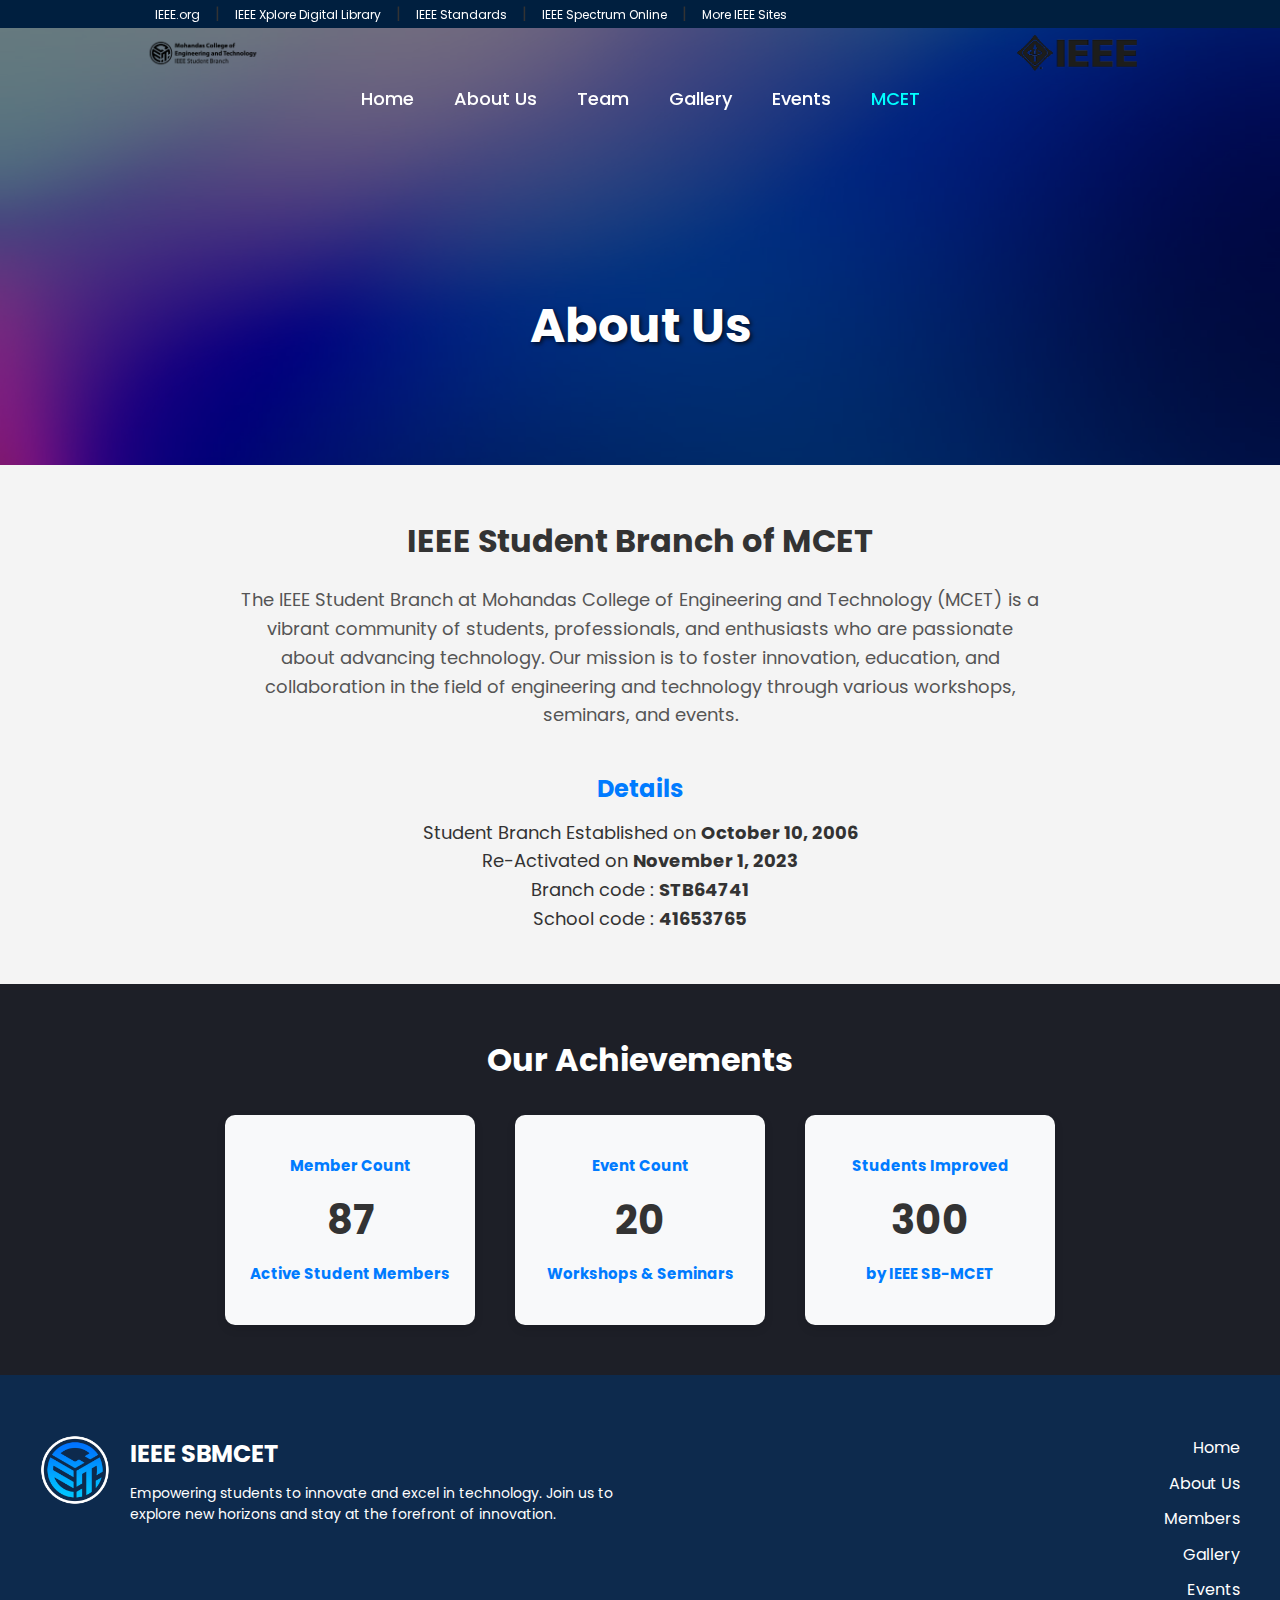
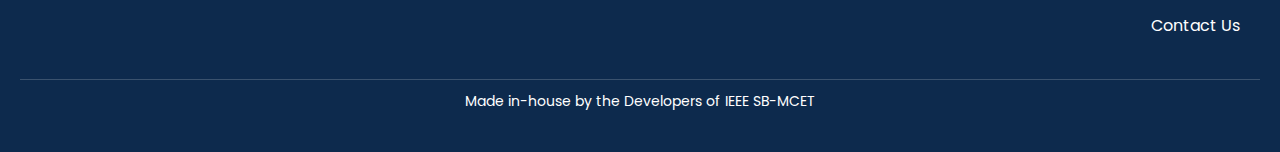
<file: about.html>
<!DOCTYPE html>
<html lang="en">
<head>
    <meta charset="UTF-8">
    <meta name="viewport" content="width=device-width, initial-scale=1.0">
    <title>About Us</title>
    <link rel="stylesheet" href="about.css">  
    <link rel="stylesheet" href="style2.css">
    <link href="https://fonts.googleapis.com/css2?family=Roboto:wght@400;700&display=swap" rel="stylesheet">
</head>
<body> 
   <header>
    <!-- first div -->
        <div class="div1">
            <ul>
                <li><a href="https://www.ieee.org/">IEEE.org</a></li><span>|</span>
                <li><a href="https://ieeexplore.ieee.org/Xplore/home.jsp">IEEE Xplore Digital Library</a></li><span>|</span>
                <li><a href="https://standards.ieee.org/?_gl=1*1tszgc0*_gcl_au*NjQ0ODgzMDg3LjE3NDk5ODU4ODg.">IEEE Standards</a></li><span>|</span>
                <li><a href="https://spectrum.ieee.org/?_gl=1*18ls847*_gcl_au*NjQ0ODgzMDg3LjE3NDk5ODU4ODg."> IEEE Spectrum Online</a></li><span>|</span>
                <li><a href="https://www.ieee.org/sitemap.html"> More IEEE Sites</a></li>
            </ul>
        </div>
    <!-- second div -->
    <!-- Top Bar -->
<div class="top-bar">
    <img class="sb" src="SB Logo Black.png">
    <img class="ieee" src="ieee mb black png.png">
</div>

<!-- Navigation Bar -->
<nav class="div3">
    <ul class="nav-items left-menu">
        <li><a href="index.html">Home</a></li>
        <li><a href="about.html">About Us</a></li>
        <li><a href="members.html">Team</a></li>
    </ul>

    <div class="hamburger" onclick="toggleMenu()">
        <span></span>
        <span></span>
        <span></span>
    </div>

    <ul class="nav-items right-menu">
        <li class="mobile-only"><a href="index.html">Home</a></li>
        <li class="mobile-only"><a href="about.html">About Us</a></li>
        <li class="mobile-only"><a href="members.html">Team</a></li>
        <li><a href="gallery.html">Gallery</a></li>
        <li><a href="events.html">Events</a></li>
        <li id="certificates"><a href="https://mcet.ac.in" target="_blank">MCET</a></li>
        <div class="mobile-div1">
            <li><a href="https://www.ieee.org/">IEEE.org</a></li><span>|</span>
                <li><a href="https://ieeexplore.ieee.org/Xplore/home.jsp">IEEE Xplore Digital Library</a></li><span>|</span>
                <li><a href="https://standards.ieee.org/?_gl=1*1tszgc0*_gcl_au*NjQ0ODgzMDg3LjE3NDk5ODU4ODg.">IEEE Standards</a></li><span>|</span>
                <li><a href="https://spectrum.ieee.org/?_gl=1*18ls847*_gcl_au*NjQ0ODgzMDg3LjE3NDk5ODU4ODg."> IEEE Spectrum Online</a></li><span>|</span>
                <li><a href="https://www.ieee.org/sitemap.html"> More IEEE Sites</a></li>
        </div>
    </ul>
</nav>

</header>
<script src="newjs.js"></script> <!--for nav bar for div 1 and 2-->

    <!-- Header Image Section -->
    <section class="header-image">
        <div class="overlay"></div>
        <div class="header-overlay">
            <h1>About Us</h1>
        </div>
    </section>

    <!-- About Us Section -->
    <section class="about-us">
        <h2>IEEE Student Branch of MCET</h2>
        <p>The IEEE Student Branch at Mohandas College of Engineering and Technology (MCET) is a vibrant community of students, professionals, and enthusiasts who are passionate about advancing technology. Our mission is to foster innovation, education, and collaboration in the field of engineering and technology through various workshops, seminars, and events.</p>
        
        <div class="establishment">
            <h3>Details</h3>
            <p>Student Branch Established on <strong>October 10, 2006</strong></p>
            <p>Re-Activated on <strong>November 1, 2023</strong></p>
            <p>Branch code : <strong>STB64741</strong></p>
            <p>School code : <strong>41653765</strong></p>
        </div>
    </section>

    <!-- Stats Section -->
    <section class="stats-section">
        <h2>Our Achievements</h2>
        <div class="stats-container">
            <div class="stat-item">
                <div class="stat-wrapper">
                    <p class="stat-text-top">Member Count</p>
                    <h3 class="count" data-target="87">0</h3>
                    <p class="stat-text-bottom">Active Student Members</p>
                </div>
            </div>
            <div class="stat-item">
                <div class="stat-wrapper">
                    <p class="stat-text-top">Event Count</p>
                    <h3 class="count" data-target="20">0</h3>
                    <p class="stat-text-bottom">Workshops & Seminars</p>
                </div>
            </div>
            <div class="stat-item">
                <div class="stat-wrapper">
                    <p class="stat-text-top">Students Improved</p>
                    <h3 class="count" data-target="300">0</h3>
                    <p class="stat-text-bottom">by IEEE SB-MCET</p>
                </div>
            </div>
        </div>
    </section>
    

    <footer> 
        <div class="footer-container">
            <div class="footer-left">
                <img src="ieee-logo.png" alt="IEEE Logo" class="footer-logo"> 
                <div class="footer-about">
                    <h3>IEEE SBMCET</h3>
                    <p>Empowering students to innovate and excel in technology. Join us to explore new horizons and stay at the forefront of innovation.</p>
                </div>
            </div>
            <div class="footer-right">
                <ul class="footer-nav">
                    <li><a href="index.html">Home</a></li>
                    <li><a href="about.html">About Us</a></li>
                    <li><a href="members.html">Members</a></li>
                    <li><a href="gallery.html">Gallery</a></li>
                    <li><a href="events.html">Events</a></li>
                    <li><a href="index.html#contact">Contact Us</a></li>
                </ul>
            </div>
        </div>
        <div class="footer-bottom">
            <a href="developers.html" class="dev">
                <p>Made in-house by the Developers of IEEE SB-MCET</p></a>
        </div>
    </footer>

    <script>
        const hamburger = document.querySelector('.hamburger');
        const navItems = document.querySelectorAll('.nav-items');
        const header = document.getElementById('main-header');

        

        window.addEventListener('scroll', () => {
            if (window.scrollY > 50) {
                header.classList.add('scrolled');
                header.classList.remove('transparent');
            } else {
                header.classList.remove('scrolled');
                header.classList.add('transparent');
            }
        });
 
    document.addEventListener("DOMContentLoaded", () => {
        const counters = document.querySelectorAll('.count');
        const speed = 200; // Adjust the speed of the animation

        counters.forEach(counter => {
            const updateCount = () => {
                const target = +counter.getAttribute('data-target');
                const count = +counter.innerText;

                // Calculate increment value
                const increment = target / speed;

                // Update counter value
                if (count < target) {
                    counter.innerText = Math.ceil(count + increment);
                    setTimeout(updateCount, 1);
                } else {
                    counter.innerText = target;
                }
            };

            updateCount();
        });
    }); 
    </script> 
</body>
</html>
</file>
<file: about.css>
@import url('https://fonts.googleapis.com/css2?family=Poppins:ital,wght@0,100;0,200;0,300;0,400;0,500;0,600;0,700;0,800;0,900;1,100;1,200;1,300;1,400;1,500;1,600;1,700;1,800;1,900&display=swap');


/* Reset and Global Styles */
body, h1, h2, h3, p, ul, li, a {
    margin: 0;
    padding: 0;
    box-sizing: border-box;
}

body {
    font-family: 'Poppins', sans-serif;
    line-height: 1.6;
    color: #333;
}

/* Navbar Styles */
header {
    width: 100%;
    position: fixed;
    top: 0;
    left: 0;
    z-index: 1000;
    transition: background 0.4s ease;
}

/* Header and Navbar Styles */
header {
    width: 100%;
    position: fixed;
    top: 0;
    left: 0;
    z-index: 1000;
    transition: background 0.4s ease;
}
header nav {
    display: flex;
    justify-content: center;
    align-items: center;
    padding: 20px 50px;
}

.nav-items {
    display: flex;
    align-items: center;
}

/* Specific styling for the Certificates menu item */
#certificates a {
    color: cyan; /* Change text color to cyan */ 
}

#certificates a:hover {
    color: darkcyan; /* Change color on hover for a visual effect */
}

header nav .nav-items {
    display: flex;
    align-items: center;
    list-style: none;
    margin: 0;
    padding: 0;
}

header nav .nav-items li {
    margin: 0 15px;
}

header nav .nav-items li a {
    text-decoration: none;
    color: #fff;
    font-weight: 500;
    transition: color 0.3s ease;
}



header nav .nav-items li a:hover {
    color: #ADD8E6;
}
 
header nav .logo {
    margin: 0 30px;
}

header nav .logo img {
    height: 50px;
    margin-top: 5px;
}

 
header.transparent {
    background: rgba(255, 255, 255, 0);
}

 
header.scrolled {
    background: rgba(0, 51, 102, 1);
}

 
.hamburger {
    display: none;
    flex-direction: column;
    cursor: pointer;
}

.hamburger span {
    background-color: white;
    height: 3px;
    width: 25px;
    margin: 2px 0;
    transition: all 0.3s ease;
}

 
.mobile-only {
    display: none; 
}
 
@media (max-width: 768px) {

.mobile-only {
        display: block; 
    }

    header nav {
        justify-content: space-between;
        padding: 20px;
    }

    header nav .nav-items {
        display: none;
        flex-direction: column;
        position: absolute;
        top: 70px;
        left: 0;
        width: 100%;
        background: rgba(0, 51, 102, 0.9);
        padding: 20px 0;
        z-index: 999;
    }

    header nav .nav-items.active {
        display: flex;
    }

    header nav .nav-items li {
        margin: 10px 0;
    }

    .hamburger {
        display: flex;
    }
 
    header nav .right-menu {
        display: none;
    }

     
    header nav .left-menu.active,
    header nav .right-menu.active {
        display: flex;
    }
}

/* Header Image Styles */
.header-image {
    padding-top:150px ;
    position: relative;
    height: 35vh; 
    background-image: url('landing-bg.jpg');  
    background-size: cover;
    background-position: center; 
    z-index: 1; 
}

.overlay {
    position: absolute;
    top: 0;
    left: 0;
    width: 100%;
    height: 100%;
    background: rgba(0, 0, 0, 0.5);  
    z-index: -1;  
}

.header-overlay {
    position: absolute;
    top: 70%;
    left: 50%;
    transform: translate(-50%, -50%);
    color: white;
    text-align: center;
}

.header-overlay h1 {
    font-size: 48px;
    text-shadow: 2px 2px 4px rgba(0, 0, 0, 0.7);
}

/* Members Section Styling */
.members-section {
    padding: 50px 20px;
    background: #1d1f27;
    text-align: center;
}

.members-section h2 {
    font-size: 32px;
    margin-bottom: 30px;
    color: #ffffff;
}

.members-container {
    display: flex;   
    justify-content: center;  
    gap: 30px;  
    margin: 0 20px;  
}

/* Member Card Styling */
.member {
    position: relative;
    width: 220px;  
    border-radius: 10px;
    overflow: hidden;
    box-shadow: 0px 4px 10px rgba(0, 0, 0, 0.1);
    transition: transform 0.3s ease;
    background: #fff;
}

.member:hover {
    transform: translateY(-5px);
}

.member-image {
    overflow: hidden;  
}

.member-image img {
    width: 100%;
    height: auto;
    display: block;
    transition: transform 0.3s ease;  
}

.member:hover .member-image img {
    transform: scale(1.05);  
}

.member-details {
    padding: 10px 0;
}

.member-name {
    font-size: 18px;
    color: #333;
    margin: 5px 0;
}

.member-role {
    font-size: 14px;
    color: #777;
}
 
.more-members-btn-container {
    margin-top: 30px;
}

.view-more-btn {
    display: inline-block;
    padding: 10px 20px;
    background: #007BFF;
    color: #ffffff;
    border-radius: 5px;
    text-decoration: none;
    transition: background 0.3s ease;
}

.view-more-btn:hover {
    background: #0056b3;
}

footer {
    background-color: #0d2a4d;  
    color: #ffffff;  
    padding: 40px 20px;
}

.footer-container {
    display: flex;
    justify-content: space-between;
    align-items: flex-start;
    flex-wrap: wrap;
    max-width: 1200px;
    margin: 0 auto;
    padding: 20px;
    gap: 30px;
}
 
.footer-left {
    display: flex;
    align-items: flex-start;
    gap: 20px;
    flex: 1;
    min-width: 300px;
}
 
.footer-logo {
    max-width: 70px;
    height: auto;
}
 
.footer-about h3 {
    margin: 0;
    font-size: 24px;
}

.footer-about p {
    margin-top: 10px;
    font-size: 14px;
    line-height: 1.5;
}
 
.footer-right {
    flex: 1;
    min-width: 300px;
}

.footer-nav {
    list-style: none;
    padding: 0;
    margin: 0;
    display: flex;
    flex-direction: column;
    gap: 10px;
}

.footer-nav li {
    text-align: right;
}

.footer-nav a {
    text-decoration: none;
    color: #ffffff;
    font-size: 16px;
    transition: color 0.3s ease;
}

.footer-nav a:hover {
    color: #0dcaf0;  
}
 
.footer-bottom {
    text-align: center;
    margin-top: 20px;
    padding-top: 10px;
    border-top: 1px solid #ffffff30;
    font-size: 14px;
}

.dev{
    text-decoration: none;
    color: white;
}

.dev p:hover {
    color: #0dcaf0;  
}

/* Media Query for Mobile Devices */
@media (max-width: 768px) {
    .nav-items {
        flex-direction: column;  
        align-items: center;  
    }

    .members-container {
        flex-direction: column;  
        align-items: center;  
        gap: 20px;  
    }
    
    .member {
        min-width: 90%;  
        max-width: 90%;  
    }

    .header-image {
        height: 30vh;  
    }

    .header-overlay h1 {
        font-size: 28px;  
    }
}
/* About Us Section Styling */
.about-us {
    padding: 50px 20px;
    background: #f4f4f4;
    text-align: center;
}

.about-us h2 {
    font-size: 32px;
    margin-bottom: 20px;
    color: #333;
}

.about-us p {
    font-size: 18px;
    line-height: 1.6;
    max-width: 800px;
    margin: 0 auto;
    color: #555;
}

.establishment {
    margin-top: 40px;
}

.establishment h3 {
    font-size: 24px;
    margin-bottom: 10px;
    color: #007BFF;
}

.establishment p {
    font-size: 18px;
    color: #333;
}

/* Stats Section Styling */
.stats-section {
    padding: 50px 20px;
    background: #1d1f27;
    text-align: center;
}

.stats-section h2 {
    font-size: 32px;
    margin-bottom: 30px;
    color: #ffffff;
}

.stats-container {
    display: flex;
    justify-content: center;
    gap: 40px;
}

.stat-item {
    padding: 15px;
    border-radius: 10px;
    background: #f8f9fa;
    box-shadow: 0px 4px 10px rgba(0, 0, 0, 0.1);
    width: 220px;
    height: 180px;
    transition: transform 0.3s ease;
    display: flex;
    align-items: center;
    justify-content: center;
}

.stat-wrapper {
    text-align: center;
}

.stat-text-top, .stat-text-bottom {
    font-size: 15px; 
    font-weight: bold;
    font-family: Poppins;
    color: #007BFF;
}

.stat-item h3 {
    font-size: 40px;
    color: #333;
    margin: 10px 0;
    transition: transform 0.3s ease;
}

.stat-item:hover {
    transform: translateY(-5px);
}

/* Responsive Stats Section */
@media (max-width: 768px) {
    .stats-container {
        flex-direction: column;
        gap: 20px;
        justify-content: center;
        align-items: center;
    }
}
</file>
<file: style2.css>
@import url('https://fonts.googleapis.com/css2?family=Poppins:ital,wght@0,100;0,200;0,300;0,400;0,500;0,600;0,700;0,800;0,900;1,100;1,200;1,300;1,400;1,500;1,600;1,700;1,800;1,900&display=swap');

html{
    scroll-behavior: smooth;
 }
body, h1, h2, h3, p, ul, li, a {
    margin: 0;
    padding: 0;
    box-sizing: border-box;
}
 
body {
    font-family: 'Poppins', sans-serif;
    line-height: 1.6;
    color: #333;
    
}

/*upper nav*/
.navbar-div1 {
    
    background-color: rgb(0, 0, 99);
    padding: 10px;
    text-align: center;
    color: white;
    display: flex;
    justify-content: center;
    height: 70px;
    
}
.navbar-div1 img{
    height: 30px;
    width: 140px;
    object-fit: contain;
    
}
.mobile-div1{
    display: none;
}
/*div3*/

header {
    
    width: 100%;
    position: fixed;
    top: 0;
    left: 0;
    z-index: 1000;
    transition: background 0.4s ease;
}

header nav {
    display: flex;
    justify-content: center;
    align-items: center;
    padding: 7px 30px;
}

.nav-items {
    display: flex;
    align-items: center; 
}

/* Specific styling for the Certificates menu item */
#certificates a {
    color: cyan; /* Change text color to cyan */ 
}

#certificates a:hover {
    color: darkcyan;  /* Change color on hover for a visual effect */
}

header nav .nav-items {
    display: flex;
    align-items: center;
    list-style: none;
    margin: 0;
    padding: 0;
}

header nav .nav-items li {
    margin: 0 15px;
}

header nav .nav-items li a {
    font-size: 18px;
    padding: 5px;
    text-decoration: none;
    color: #fff;
    font-weight: 500;
    transition: color 0.3s ease;
}



header nav .nav-items li a:hover {
    color: #ADD8E6;
}
 
header nav .logo {
    margin: 0 30px;
}

header nav .logo img {
    height: 35px;
    margin-top: 5px;
}

 
header.transparent {
    background: rgba(255, 255, 255, 0);
}

 
header.scrolled {
    background: rgb(0, 65, 131);
}

 
.hamburger {
    display: none;
    flex-direction: column;
    cursor: pointer;
}

.hamburger span {
    background-color: white;
    height: 3px;
    width: 25px;
    margin: 2px 0;
    transition: all 0.3s ease;
}

 
.mobile-only {
    display: none; 
}
/* div 2 */
.top-bar {
    
    
    background-color: transparent; 
    padding: 5px 20px;
    display: flex;
    justify-content: space-evenly;
    align-items: center;
    gap: 430px;
    height: 40px;
}

.top-bar img {
    width: 120px;

}



header.scrolled nav {
    background-color: rgb(0, 65, 131); 
}

.top-bar.scrolled {
    background-color: rgb(0, 65, 131); 
}

.top-bar.scrolled img {
    filter: brightness(0) invert(1);
}

.div1 {
    background-color: #001f3f;  
    padding: 2px 10px;
    height: 24px;
    display: flex;
    align-items: center;
    justify-content: flex-start;
    padding-left: 150px;
}

.div1 ul {
    display: flex;
    
    list-style: none;
    margin: 0;
    padding: 0;
    gap: 10px;
}

.div1 li a {
    color: white;
    font-size: 12px;
    text-decoration: none;
    padding: 2px 5px;
    transition: color 0.3s ease;
}

.div1 li a:hover {
    color: #00ffff; 
}
.ieee{
    padding-left: 200px;
  
}
.sb{
    right: 200px;
    
}
/* for navbar of div 1 and 2 */
@media (max-width: 768px) {
    .mobile-div1{
        line-height: 15px;
    }
    .div1 {
        display: none;
    }
    .header{
        transition: transform 0.3s ease-in-out;
        z-index: 1000;
    }
    .header.hidden{
        transform: translateY(-100%);
    }

    .div1 ul {
        flex-wrap: wrap;
        gap: 6px;
    }

    .div1 li a {
        font-size: 11px;
        padding: 1px 3px;
    }
    .mobile-div1{
        display: block;
        text-align: center;
    }

    .top-bar{
        width: 300px;
        display: flex;
        justify-content:center;
        align-items: center;
        gap: 60px;
        padding-left: 30px;
    }
    .ieee{
        
        padding-left: 0px;
        
        
    }

    
}



 
@media (max-width: 768px) {

.mobile-only {
        display: block; 
    }

    header nav {
        justify-content: space-between;
        padding: 20px;
    }

    header nav .nav-items {
        display: none;
        flex-direction: column;
        position: absolute;
        top: 70px;
        left: 0;
        width: 100%;
        background: rgba(0, 51, 102, 0.9);
        padding: 20px 0;
        z-index: 999;
    }

    header nav .nav-items.active {
        display: flex;
    }

    header nav .nav-items li {
        margin: 10px 0;
    }

    .hamburger {
        display: flex;
    }
 
    header nav .right-menu {
        display: none;
    }

     
    header nav .left-menu.active,
    header nav .right-menu.active {
        display: flex;
    }
}
</file>
